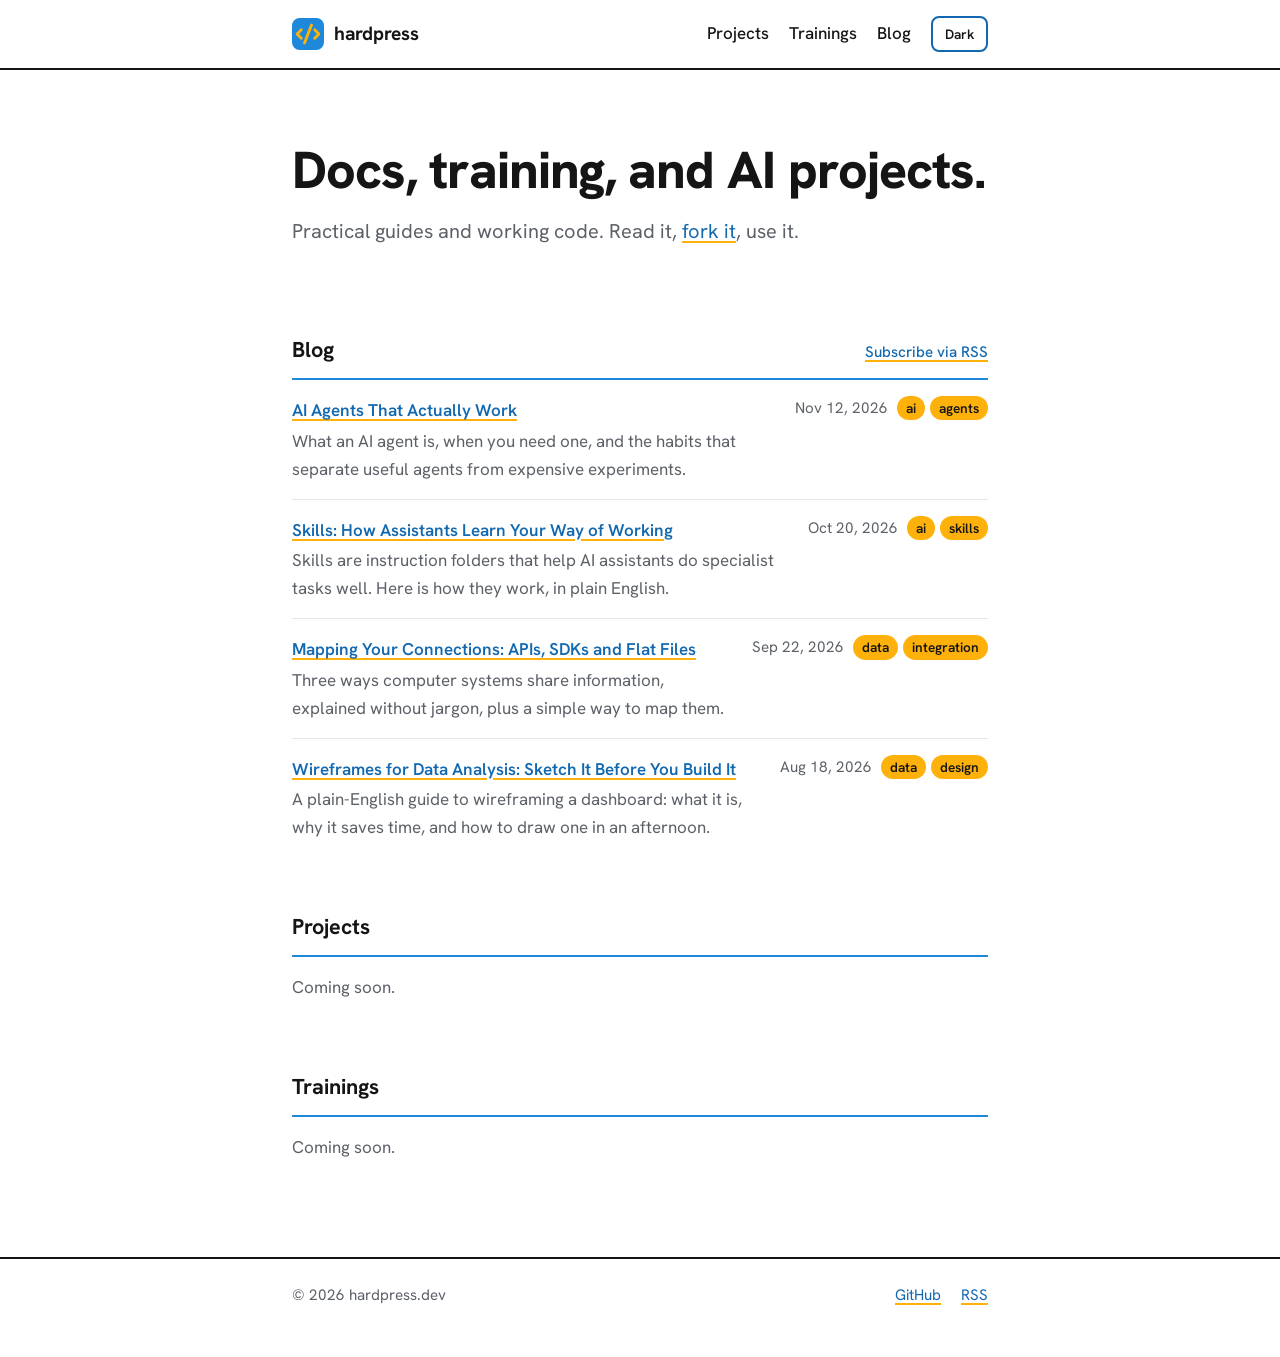
<file: index.html>
<!doctype html>
<html lang="en"><head>
<meta charset="utf-8">
<meta name="viewport" content="width=device-width,initial-scale=1">
<title>hardpress.dev | Code that enables change.</title>
<meta name="description" content="Practical guides, hands-on training, and open source AI projects from hardpress.dev. Read the docs, follow the blog, and fork the code.">
<link rel="canonical" href="https://hardpress.dev/">
<meta name="robots" content="index,follow,max-image-preview:large">
<meta name="theme-color" content="#ffffff">

<!-- Icons -->
<link rel="icon" href="/images/favicon.ico" sizes="any">
<link rel="icon" type="image/png" sizes="32x32" href="/images/favicon-32x32.png">
<link rel="icon" type="image/svg+xml" href="/images/favicon.svg">
<link rel="apple-touch-icon" sizes="180x180" href="/images/apple-touch-icon.png">
<link rel="manifest" href="/site.webmanifest">

<!-- Open Graph -->
<meta property="og:type" content="website">
<meta property="og:site_name" content="hardpress.dev">
<meta property="og:locale" content="en_US">
<meta property="og:title" content="hardpress.dev | Code that enables change.">
<meta property="og:description" content="Practical guides, hands-on training, and open source AI projects from hardpress.dev. Read the docs, follow the blog, and fork the code.">
<meta property="og:url" content="https://hardpress.dev/">
<meta property="og:image" content="https://hardpress.dev/images/og-image.png">
<meta property="og:image:width" content="1200">
<meta property="og:image:height" content="630">
<meta property="og:image:alt" content="hardpress.dev logo with the tagline: Code, trainings, and projects, published in the open.">

<!-- Twitter / X -->
<meta name="twitter:card" content="summary_large_image">
<meta name="twitter:title" content="hardpress.dev | Code that enables change.">
<meta name="twitter:description" content="Practical guides, hands-on training, and open source AI projects from hardpress.dev. Read the docs, follow the blog, and fork the code.">
<meta name="twitter:image" content="https://hardpress.dev/images/og-image.png">
<meta name="twitter:image:alt" content="hardpress.dev logo with the tagline: Code, trainings, and projects, published in the open.">

<!-- Feed + fonts + styles -->
<link rel="alternate" type="application/rss+xml" title="hardpress.dev" href="/feed.xml">
<link rel="preconnect" href="https://fonts.googleapis.com">
<link rel="preconnect" href="https://fonts.gstatic.com" crossorigin>
<link href="https://fonts.googleapis.com/css2?family=Hanken+Grotesk:wght@400;500;600;700;800&display=swap" rel="stylesheet">
<script>try{if(localStorage.getItem('theme')==='dark')document.documentElement.setAttribute('data-theme','dark')}catch(e){}</script>
<link rel="stylesheet" href="/style.css">

<script type="application/ld+json">
{
  "@context": "https://schema.org",
  "@type": "WebSite",
  "name": "hardpress.dev",
  "url": "https://hardpress.dev/",
  "description": "Practical guides, hands-on training, and open source AI projects from hardpress.dev. Read the docs, follow the blog, and fork the code.",
  "inLanguage": "en",
  "publisher": {
    "@type": "Organization",
    "name": "hardpress.dev",
    "url": "https://hardpress.dev/",
    "logo": "https://hardpress.dev/images/icon-512.png"
  }
}
</script>
</head>
<body><header><div class="wrap"><a class="brand" href="/"><svg viewBox="0 0 100 100" aria-hidden="true"><rect width="100" height="100" rx="24" fill="#1e88db"/><g fill="none" stroke="#fdb10a" stroke-width="9" stroke-linecap="round" stroke-linejoin="round"><polyline points="29,37 16,50 29,63"/><line x1="61" y1="22" x2="39" y2="78"/><polyline points="71,37 84,50 71,63"/></g></svg> hardpress</a><nav aria-label="Main"><a href="/#projects">Projects</a><a href="/#trainings">Trainings</a><a href="/#blog">Blog</a><button class="btn btn-sm theme-toggle" type="button">Dark</button></nav></div></header>
<main class="wrap">
<div class="hero"><h1>Docs, training, and AI projects.</h1>
<p class="lede">Practical guides and working code. Read it, <a href="https://github.com/hardpress-dev/main/fork" target="_blank" rel="noopener">fork it</a>, use it.</p></div>

<section id="blog"><h2>Blog <a href="/feed.xml">Subscribe via RSS</a></h2>
<ul class="list">
<li data-tags="ai agents"><span class="title"><a href="/blog/agents-that-work.html">AI Agents That Actually Work</a></span><span class="meta">Nov 12, 2026 <span class="tag">ai</span><span class="tag">agents</span></span><p class="desc">What an AI agent is, when you need one, and the habits that separate useful agents from expensive experiments.</p></li>
<li data-tags="skills"><span class="title"><a href="/blog/how-ai-skills-make-llms-smarter.html">Skills: How Assistants Learn Your Way of Working</a></span><span class="meta">Oct 20, 2026 <span class="tag">ai</span><span class="tag">skills</span></span><p class="desc">Skills are instruction folders that help AI assistants do specialist tasks well. Here is how they work, in plain English.</p></li>
<li data-tags="data integration"><span class="title"><a href="/blog/mapping-connections-apis-sdks-flat-files.html">Mapping Your Connections: APIs, SDKs and Flat Files</a></span><span class="meta">Sep 22, 2026 <span class="tag">data</span><span class="tag">integration</span></span><p class="desc">Three ways computer systems share information, explained without jargon, plus a simple way to map them.</p></li>
<li data-tags="data design"><span class="title"><a href="/blog/wireframe-development-for-data-analysis.html">Wireframes for Data Analysis: Sketch It Before You Build It</a></span><span class="meta">Aug 18, 2026 <span class="tag">data</span><span class="tag">design</span></span><p class="desc">A plain-English guide to wireframing a dashboard: what it is, why it saves time, and how to draw one in an afternoon.</p></li>
</ul></section>

<section id="projects"><h2>Projects</h2>
<ul class="list" data-tag-list="project">
<li><p class="desc">Coming soon.</p></li>
</ul></section>

<section id="trainings"><h2>Trainings</h2>
<ul class="list" data-tag-list="trainings">
<li><p class="desc">Coming soon.</p></li>
</ul></section>

<!--
<section id="docs"><h2>Docs</h2>
<ul class="list">
<li><span class="title"><a href="#">Getting started</a></span><span class="meta">Guide</span><p class="desc">Point this at a /docs folder, or at a docs site such as MkDocs.</p></li>
</ul></section>
-->
</main>
<footer><div class="wrap"><span>© 2026 hardpress.dev</span><span class="foot-links"><a href="https://github.com/hardpress-dev/main" target="_blank" rel="noopener">GitHub</a><a href="/feed.xml">RSS</a></span></div></footer><script>(function(){var src=document.querySelectorAll('#blog [data-tags]');document.querySelectorAll('[data-tag-list]').forEach(function(ul){var t=' '+ul.getAttribute('data-tag-list')+' ',m=[];src.forEach(function(li){if((' '+li.getAttribute('data-tags')+' ').indexOf(t)>-1)m.push(li.cloneNode(true))});if(m.length){ul.innerHTML='';m.forEach(function(li){ul.appendChild(li)})}})})();</script><script src="/site.js" defer></script></body></html>
</file>
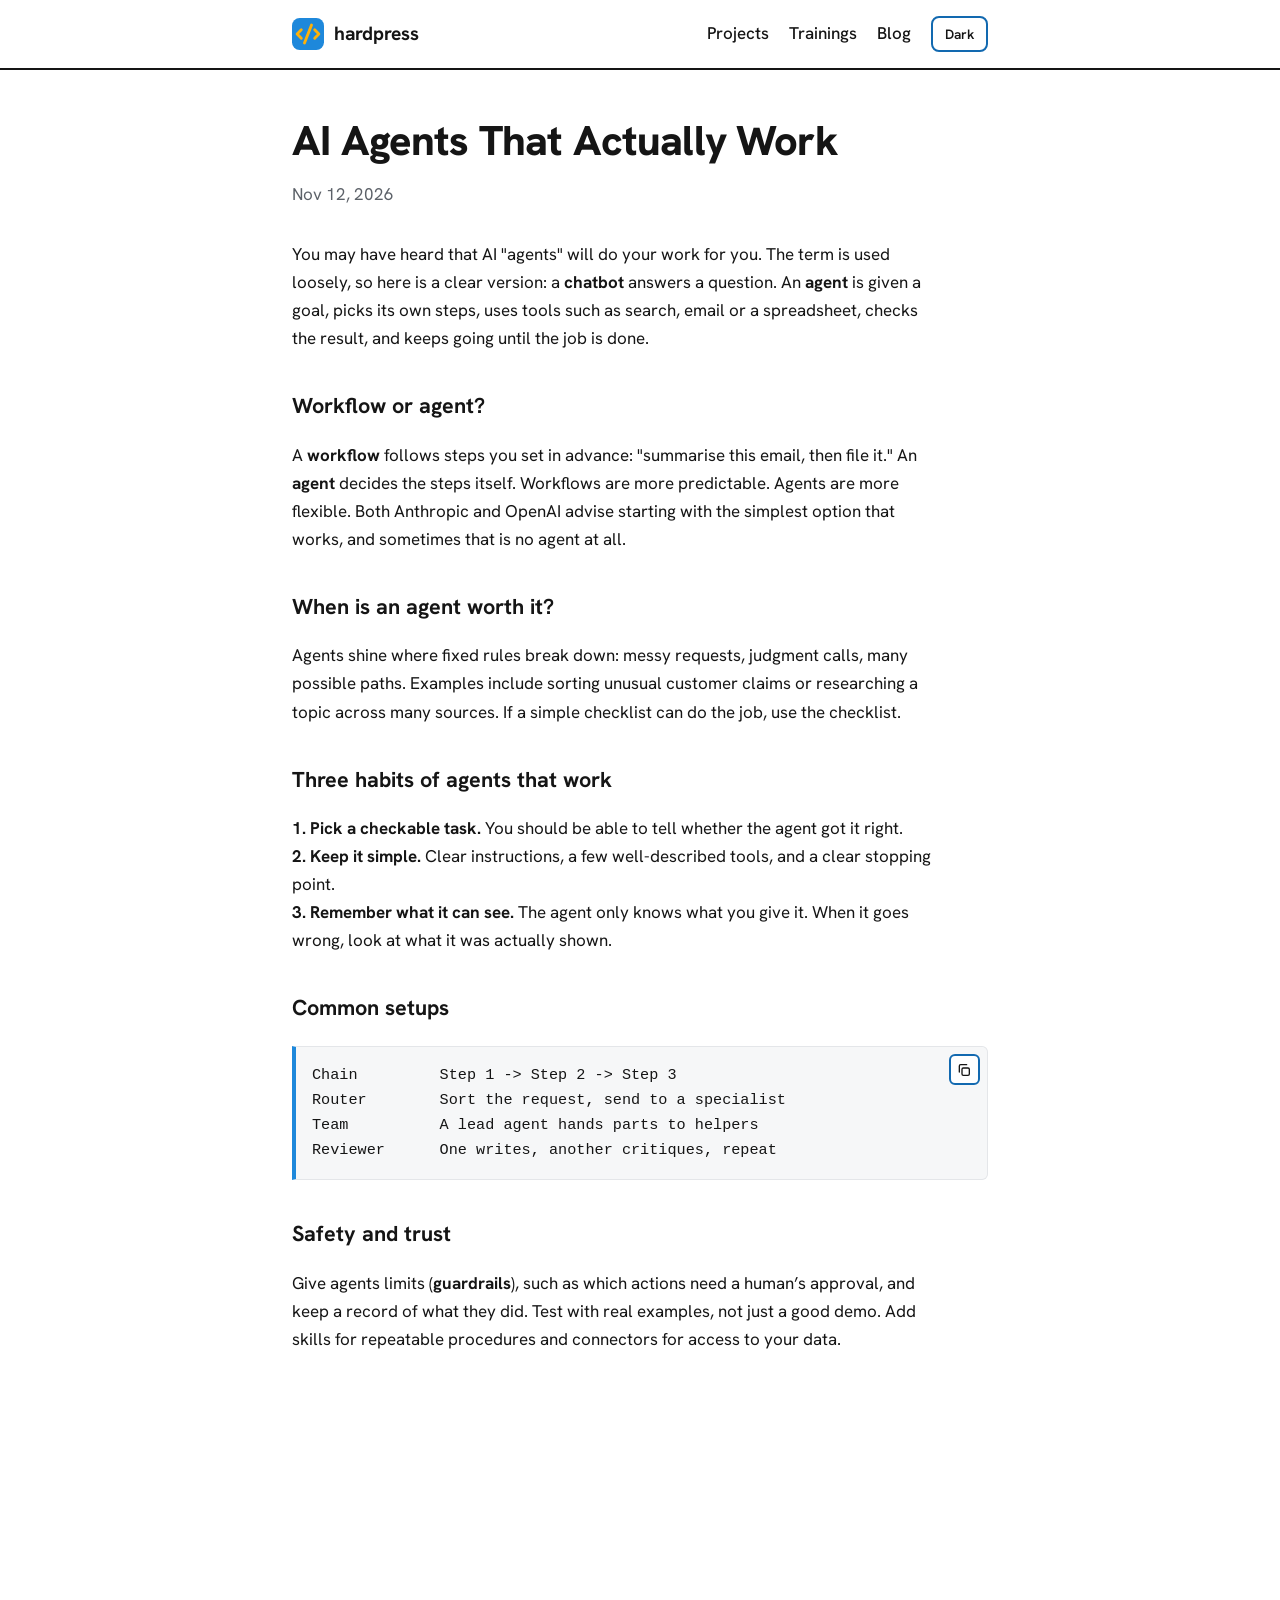
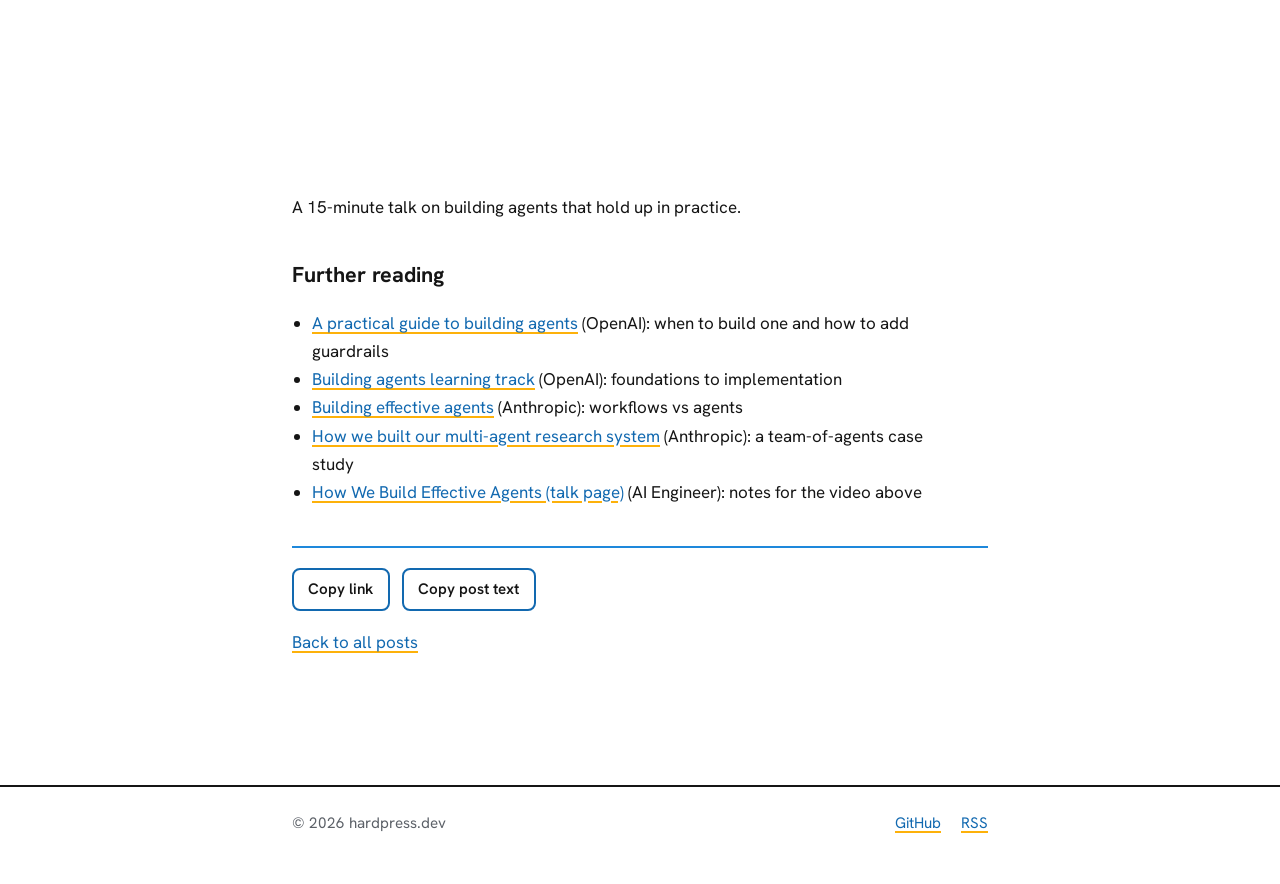
<file: blog/agents-that-work.html>
<!doctype html>
<html lang="en"><head>
<meta charset="utf-8">
<meta name="viewport" content="width=device-width,initial-scale=1">
<title>AI Agents That Actually Work | hardpress.dev</title>
<meta name="description" content="What an AI agent is, when you need one, and the habits that separate useful agents from expensive experiments.">
<link rel="canonical" href="https://hardpress.dev/blog/agents-that-work.html">
<meta name="robots" content="index,follow,max-image-preview:large">
<meta name="theme-color" content="#ffffff">

<!-- Icons -->
<link rel="icon" href="/images/favicon.ico" sizes="any">
<link rel="icon" type="image/png" sizes="32x32" href="/images/favicon-32x32.png">
<link rel="icon" type="image/svg+xml" href="/images/favicon.svg">
<link rel="apple-touch-icon" sizes="180x180" href="/images/apple-touch-icon.png">
<link rel="manifest" href="/site.webmanifest">

<!-- Open Graph -->
<meta property="og:type" content="article">
<meta property="article:published_time" content="2026-11-12">
<meta property="article:tag" content="ai">
<meta property="article:tag" content="agents">
<meta property="og:site_name" content="hardpress.dev">
<meta property="og:locale" content="en_US">
<meta property="og:title" content="AI Agents That Actually Work | hardpress.dev">
<meta property="og:description" content="What an AI agent is, when you need one, and the habits that separate useful agents from expensive experiments.">
<meta property="og:url" content="https://hardpress.dev/blog/agents-that-work.html">
<meta property="og:image" content="https://hardpress.dev/images/og-image.png">
<meta property="og:image:width" content="1200">
<meta property="og:image:height" content="630">
<meta property="og:image:alt" content="hardpress.dev logo with the tagline: Code, trainings, and projects, published in the open.">

<!-- Twitter / X -->
<meta name="twitter:card" content="summary_large_image">
<meta name="twitter:title" content="AI Agents That Actually Work | hardpress.dev">
<meta name="twitter:description" content="What an AI agent is, when you need one, and the habits that separate useful agents from expensive experiments.">
<meta name="twitter:image" content="https://hardpress.dev/images/og-image.png">
<meta name="twitter:image:alt" content="hardpress.dev logo with the tagline: Code, trainings, and projects, published in the open.">

<!-- Feed + fonts + styles -->
<link rel="alternate" type="application/rss+xml" title="hardpress.dev" href="/feed.xml">
<link rel="preconnect" href="https://fonts.googleapis.com">
<link rel="preconnect" href="https://fonts.gstatic.com" crossorigin>
<link href="https://fonts.googleapis.com/css2?family=Hanken+Grotesk:wght@400;500;600;700;800&display=swap" rel="stylesheet">
<script>try{if(localStorage.getItem('theme')==='dark')document.documentElement.setAttribute('data-theme','dark')}catch(e){}</script>
<link rel="stylesheet" href="/style.css">

<script type="application/ld+json">
{
  "@context": "https://schema.org",
  "@type": "BlogPosting",
  "headline": "AI Agents That Actually Work",
  "description": "What an AI agent is, when you need one, and the habits that separate useful agents from expensive experiments.",
  "datePublished": "2026-11-12",
  "keywords": "ai, agents",
  "mainEntityOfPage": "https://hardpress.dev/blog/agents-that-work.html",
  "image": "https://hardpress.dev/images/og-image.png",
  "publisher": {
    "@type": "Organization",
    "name": "hardpress.dev",
    "logo": {
      "@type": "ImageObject",
      "url": "https://hardpress.dev/images/icon-512.png"
    }
  }
}
</script>
</head>
<body><header><div class="wrap"><a class="brand" href="/"><svg viewBox="0 0 100 100" aria-hidden="true"><rect width="100" height="100" rx="24" fill="#1e88db"/><g fill="none" stroke="#fdb10a" stroke-width="9" stroke-linecap="round" stroke-linejoin="round"><polyline points="29,37 16,50 29,63"/><line x1="61" y1="22" x2="39" y2="78"/><polyline points="71,37 84,50 71,63"/></g></svg> hardpress</a><nav aria-label="Main"><a href="/#projects">Projects</a><a href="/#trainings">Trainings</a><a href="/#blog">Blog</a><button class="btn btn-sm theme-toggle" type="button">Dark</button></nav></div></header>
<main class="wrap"><article>
<h1>AI Agents That Actually Work</h1>
<p class="meta">Nov 12, 2026</p>
<p>You may have heard that AI "agents" will do your work for you. The term is used loosely, so here is a clear version: a <strong>chatbot</strong> answers a question. An <strong>agent</strong> is given a goal, picks its own steps, uses tools such as search, email or a spreadsheet, checks the result, and keeps going until the job is done.</p>
<h2>Workflow or agent?</h2>
<p>A <strong>workflow</strong> follows steps you set in advance: "summarise this email, then file it." An <strong>agent</strong> decides the steps itself. Workflows are more predictable. Agents are more flexible. Both Anthropic and OpenAI advise starting with the simplest option that works, and sometimes that is no agent at all.</p>
<h2>When is an agent worth it?</h2>
<p>Agents shine where fixed rules break down: messy requests, judgment calls, many possible paths. Examples include sorting unusual customer claims or researching a topic across many sources. If a simple checklist can do the job, use the checklist.</p>
<h2>Three habits of agents that work</h2>
<p><strong>1. Pick a checkable task.</strong> You should be able to tell whether the agent got it right.<br>
<strong>2. Keep it simple.</strong> Clear instructions, a few well-described tools, and a clear stopping point.<br>
<strong>3. Remember what it can see.</strong> The agent only knows what you give it. When it goes wrong, look at what it was actually shown.</p>
<h2>Common setups</h2>
<pre><code>Chain         Step 1 -&gt; Step 2 -&gt; Step 3
Router        Sort the request, send to a specialist
Team          A lead agent hands parts to helpers
Reviewer      One writes, another critiques, repeat</code></pre>
<h2>Safety and trust</h2>
<p>Give agents limits (<strong>guardrails</strong>), such as which actions need a human’s approval, and keep a record of what they did. Test with real examples, not just a good demo. Add skills for repeatable procedures and connectors for access to your data.</p>
<div class="video"><iframe width="100%" height="100%" src="https://www.youtube-nocookie.com/embed/D7_ipDqhtwk" title="How We Build Effective Agents: Barry Zhang, Anthropic" loading="lazy" allowfullscreen></iframe></div><p>A 15-minute talk on building agents that hold up in practice.</p>
<h2>Further reading</h2>
<ul><li><a href="https://openai.com/business/guides-and-resources/a-practical-guide-to-building-ai-agents/" rel="noopener">A practical guide to building agents</a> (OpenAI): when to build one and how to add guardrails</li><li><a href="https://developers.openai.com/tracks/building-agents" rel="noopener">Building agents learning track</a> (OpenAI): foundations to implementation</li><li><a href="https://www.anthropic.com/research/building-effective-agents" rel="noopener">Building effective agents</a> (Anthropic): workflows vs agents</li><li><a href="https://www.anthropic.com/engineering/multi-agent-research-system" rel="noopener">How we built our multi-agent research system</a> (Anthropic): a team-of-agents case study</li><li><a href="https://ai.engineer/talks/D7_ipDqhtwk-effective-ai-agents" rel="noopener">How We Build Effective Agents (talk page)</a> (AI Engineer): notes for the video above</li></ul>
<div class="share">
<button class="btn" type="button" data-copy="link">Copy link</button>
<button class="btn" type="button" data-copy="text">Copy post text</button>
<span class="share-status" role="status" aria-live="polite"></span>
</div>
<p class="back"><a href="/#blog">Back to all posts</a></p>
</article></main>
<footer><div class="wrap"><span>© 2026 hardpress.dev</span><span class="foot-links"><a href="https://github.com/hardpress-dev/main" target="_blank" rel="noopener">GitHub</a><a href="/feed.xml">RSS</a></span></div></footer><script src="/site.js" defer></script></body></html>
</file>
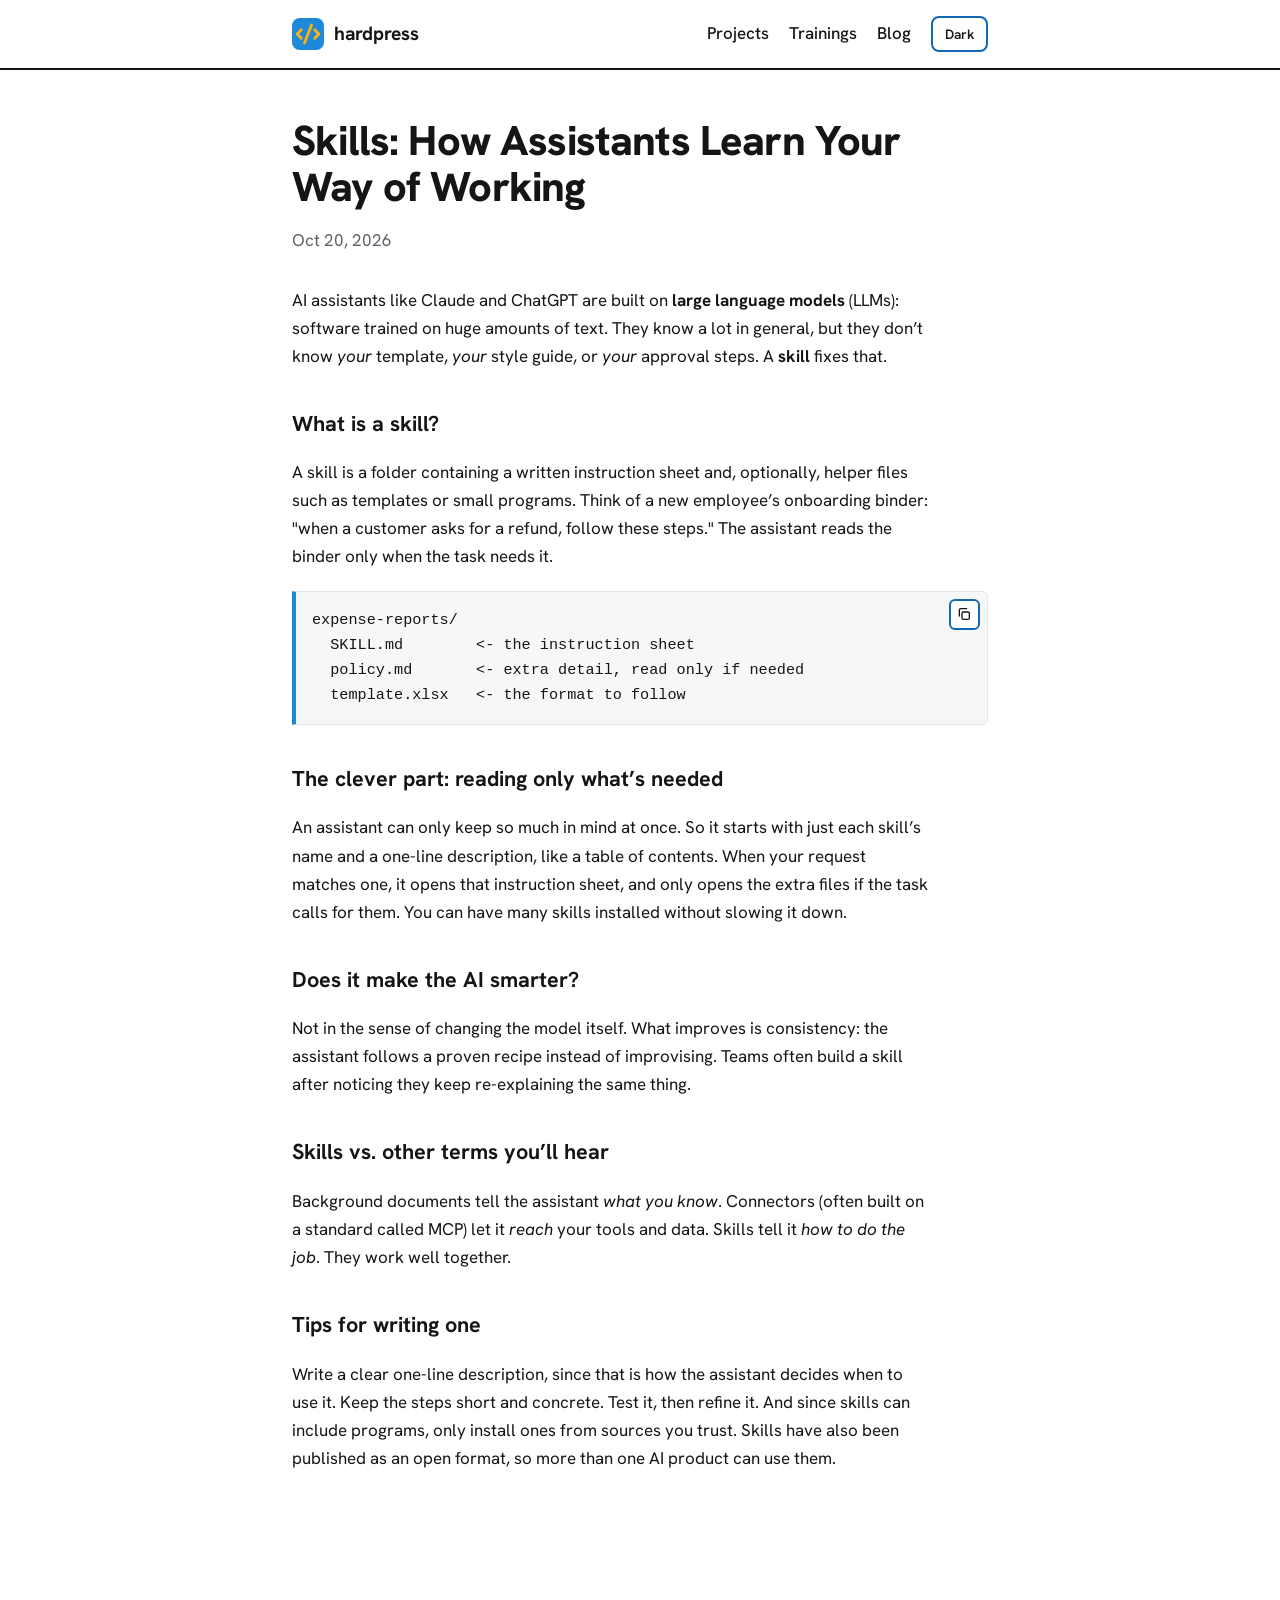
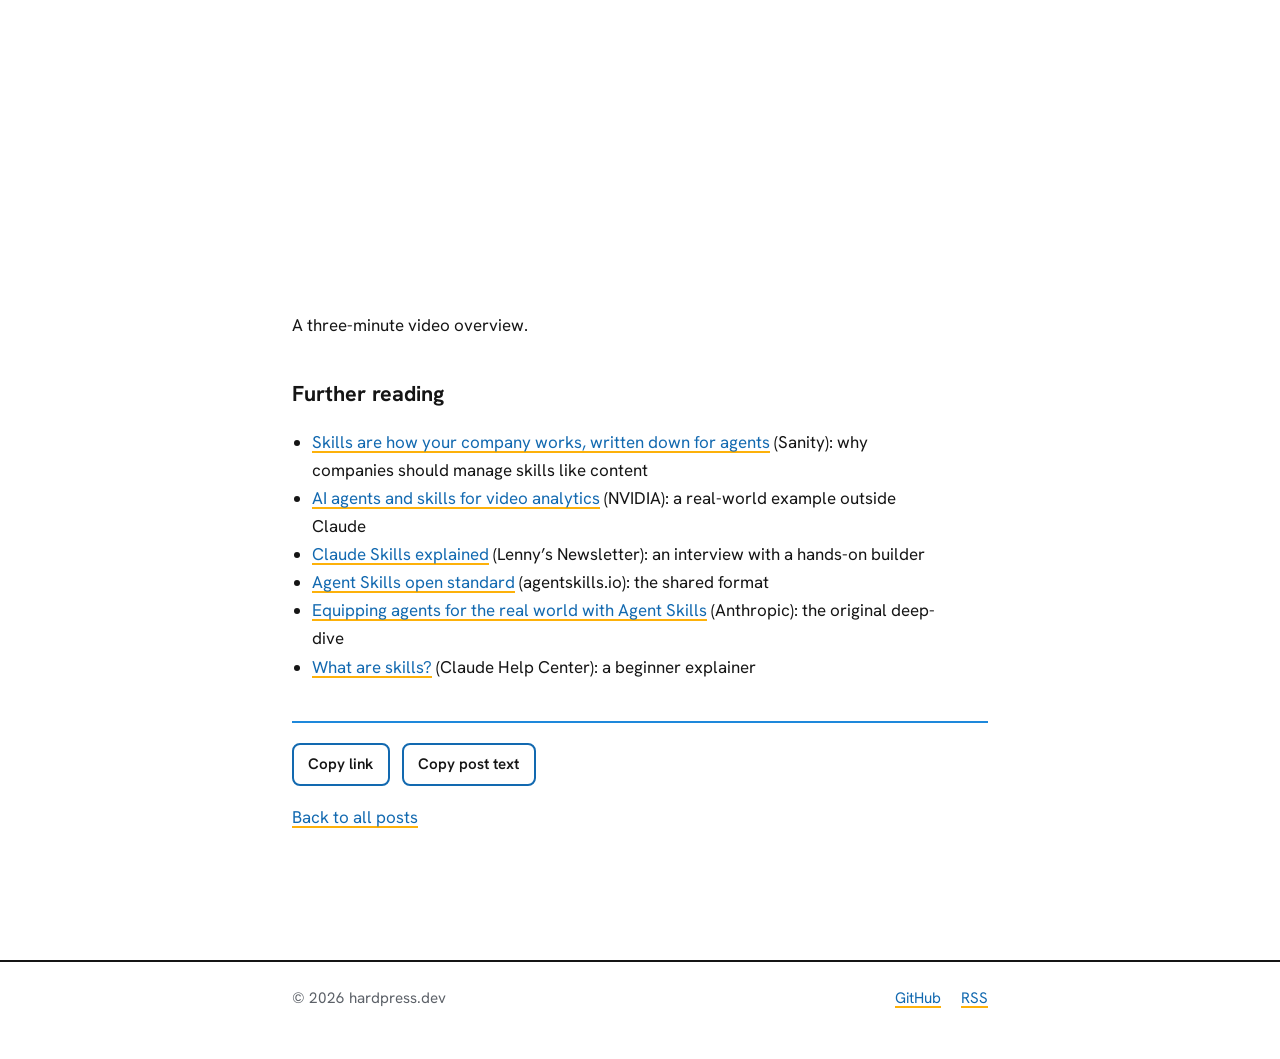
<file: blog/how-ai-skills-make-llms-smarter.html>
<!doctype html>
<html lang="en"><head>
<meta charset="utf-8">
<meta name="viewport" content="width=device-width,initial-scale=1">
<title>Skills: How Assistants Learn Your Way of Working | hardpress.dev</title>
<meta name="description" content="Skills are instruction folders that help AI assistants do specialist tasks well. Here is how they work, in plain English.">
<link rel="canonical" href="https://hardpress.dev/blog/how-ai-skills-make-llms-smarter.html">
<meta name="robots" content="index,follow,max-image-preview:large">
<meta name="theme-color" content="#ffffff">

<!-- Icons -->
<link rel="icon" href="/images/favicon.ico" sizes="any">
<link rel="icon" type="image/png" sizes="32x32" href="/images/favicon-32x32.png">
<link rel="icon" type="image/svg+xml" href="/images/favicon.svg">
<link rel="apple-touch-icon" sizes="180x180" href="/images/apple-touch-icon.png">
<link rel="manifest" href="/site.webmanifest">

<!-- Open Graph -->
<meta property="og:type" content="article">
<meta property="article:published_time" content="2026-10-20">
<meta property="article:tag" content="ai">
<meta property="article:tag" content="skills">
<meta property="og:site_name" content="hardpress.dev">
<meta property="og:locale" content="en_US">
<meta property="og:title" content="Skills: How Assistants Learn Your Way of Working | hardpress.dev">
<meta property="og:description" content="Skills are instruction folders that help AI assistants do specialist tasks well. Here is how they work, in plain English.">
<meta property="og:url" content="https://hardpress.dev/blog/how-ai-skills-make-llms-smarter.html">
<meta property="og:image" content="https://hardpress.dev/images/og-image.png">
<meta property="og:image:width" content="1200">
<meta property="og:image:height" content="630">
<meta property="og:image:alt" content="hardpress.dev logo with the tagline: Code, trainings, and projects, published in the open.">

<!-- Twitter / X -->
<meta name="twitter:card" content="summary_large_image">
<meta name="twitter:title" content="Skills: How Assistants Learn Your Way of Working | hardpress.dev">
<meta name="twitter:description" content="Skills are instruction folders that help AI assistants do specialist tasks well. Here is how they work, in plain English.">
<meta name="twitter:image" content="https://hardpress.dev/images/og-image.png">
<meta name="twitter:image:alt" content="hardpress.dev logo with the tagline: Code, trainings, and projects, published in the open.">

<!-- Feed + fonts + styles -->
<link rel="alternate" type="application/rss+xml" title="hardpress.dev" href="/feed.xml">
<link rel="preconnect" href="https://fonts.googleapis.com">
<link rel="preconnect" href="https://fonts.gstatic.com" crossorigin>
<link href="https://fonts.googleapis.com/css2?family=Hanken+Grotesk:wght@400;500;600;700;800&display=swap" rel="stylesheet">
<script>try{if(localStorage.getItem('theme')==='dark')document.documentElement.setAttribute('data-theme','dark')}catch(e){}</script>
<link rel="stylesheet" href="/style.css">

<script type="application/ld+json">
{
  "@context": "https://schema.org",
  "@type": "BlogPosting",
  "headline": "Skills: How Assistants Learn Your Way of Working",
  "description": "Skills are instruction folders that help AI assistants do specialist tasks well. Here is how they work, in plain English.",
  "datePublished": "2026-10-20",
  "keywords": "ai, skills",
  "mainEntityOfPage": "https://hardpress.dev/blog/how-ai-skills-make-llms-smarter.html",
  "image": "https://hardpress.dev/images/og-image.png",
  "publisher": {
    "@type": "Organization",
    "name": "hardpress.dev",
    "logo": {
      "@type": "ImageObject",
      "url": "https://hardpress.dev/images/icon-512.png"
    }
  }
}
</script>
</head>
<body><header><div class="wrap"><a class="brand" href="/"><svg viewBox="0 0 100 100" aria-hidden="true"><rect width="100" height="100" rx="24" fill="#1e88db"/><g fill="none" stroke="#fdb10a" stroke-width="9" stroke-linecap="round" stroke-linejoin="round"><polyline points="29,37 16,50 29,63"/><line x1="61" y1="22" x2="39" y2="78"/><polyline points="71,37 84,50 71,63"/></g></svg> hardpress</a><nav aria-label="Main"><a href="/#projects">Projects</a><a href="/#trainings">Trainings</a><a href="/#blog">Blog</a><button class="btn btn-sm theme-toggle" type="button">Dark</button></nav></div></header>
<main class="wrap"><article>
<h1>Skills: How Assistants Learn Your Way of Working</h1>
<p class="meta">Oct 20, 2026</p>
<p>AI assistants like Claude and ChatGPT are built on <strong>large language models</strong> (LLMs): software trained on huge amounts of text. They know a lot in general, but they don’t know <em>your</em> template, <em>your</em> style guide, or <em>your</em> approval steps. A <strong>skill</strong> fixes that.</p>
<h2>What is a skill?</h2>
<p>A skill is a folder containing a written instruction sheet and, optionally, helper files such as templates or small programs. Think of a new employee’s onboarding binder: "when a customer asks for a refund, follow these steps." The assistant reads the binder only when the task needs it.</p>
<pre><code>expense-reports/
  SKILL.md        &lt;- the instruction sheet
  policy.md       &lt;- extra detail, read only if needed
  template.xlsx   &lt;- the format to follow</code></pre>
<h2>The clever part: reading only what’s needed</h2>
<p>An assistant can only keep so much in mind at once. So it starts with just each skill’s name and a one-line description, like a table of contents. When your request matches one, it opens that instruction sheet, and only opens the extra files if the task calls for them. You can have many skills installed without slowing it down.</p>
<h2>Does it make the AI smarter?</h2>
<p>Not in the sense of changing the model itself. What improves is consistency: the assistant follows a proven recipe instead of improvising. Teams often build a skill after noticing they keep re-explaining the same thing.</p>
<h2>Skills vs. other terms you’ll hear</h2>
<p>Background documents tell the assistant <em>what you know</em>. Connectors (often built on a standard called MCP) let it <em>reach</em> your tools and data. Skills tell it <em>how to do the job</em>. They work well together.</p>
<h2>Tips for writing one</h2>
<p>Write a clear one-line description, since that is how the assistant decides when to use it. Keep the steps short and concrete. Test it, then refine it. And since skills can include programs, only install ones from sources you trust. Skills have also been published as an open format, so more than one AI product can use them.</p>
<div class="video"><iframe width="100%" height="100%" src="https://www.youtube-nocookie.com/embed/fOxC44g8vig" title="Claude Agent Skills Explained" loading="lazy" allowfullscreen></iframe></div><p>A three-minute video overview.</p>
<h2>Further reading</h2>
<ul><li><a href="https://www.sanity.io/blog/skills-are-how-your-company-works" rel="noopener">Skills are how your company works, written down for agents</a> (Sanity): why companies should manage skills like content</li><li><a href="https://developer.nvidia.com/blog/transform-video-into-instantly-searchable-actionable-intelligence-with-ai-agents-and-skills/" rel="noopener">AI agents and skills for video analytics</a> (NVIDIA): a real-world example outside Claude</li><li><a href="https://www.lennysnewsletter.com/p/claude-skills-explained" rel="noopener">Claude Skills explained</a> (Lenny’s Newsletter): an interview with a hands-on builder</li><li><a href="https://agentskills.io" rel="noopener">Agent Skills open standard</a> (agentskills.io): the shared format</li><li><a href="https://www.anthropic.com/engineering/equipping-agents-for-the-real-world-with-agent-skills" rel="noopener">Equipping agents for the real world with Agent Skills</a> (Anthropic): the original deep-dive</li><li><a href="https://support.claude.com/en/articles/12512176-what-are-skills" rel="noopener">What are skills?</a> (Claude Help Center): a beginner explainer</li></ul>
<div class="share">
<button class="btn" type="button" data-copy="link">Copy link</button>
<button class="btn" type="button" data-copy="text">Copy post text</button>
<span class="share-status" role="status" aria-live="polite"></span>
</div>
<p class="back"><a href="/#blog">Back to all posts</a></p>
</article></main>
<footer><div class="wrap"><span>© 2026 hardpress.dev</span><span class="foot-links"><a href="https://github.com/hardpress-dev/main" target="_blank" rel="noopener">GitHub</a><a href="/feed.xml">RSS</a></span></div></footer><script src="/site.js" defer></script></body></html>
</file>
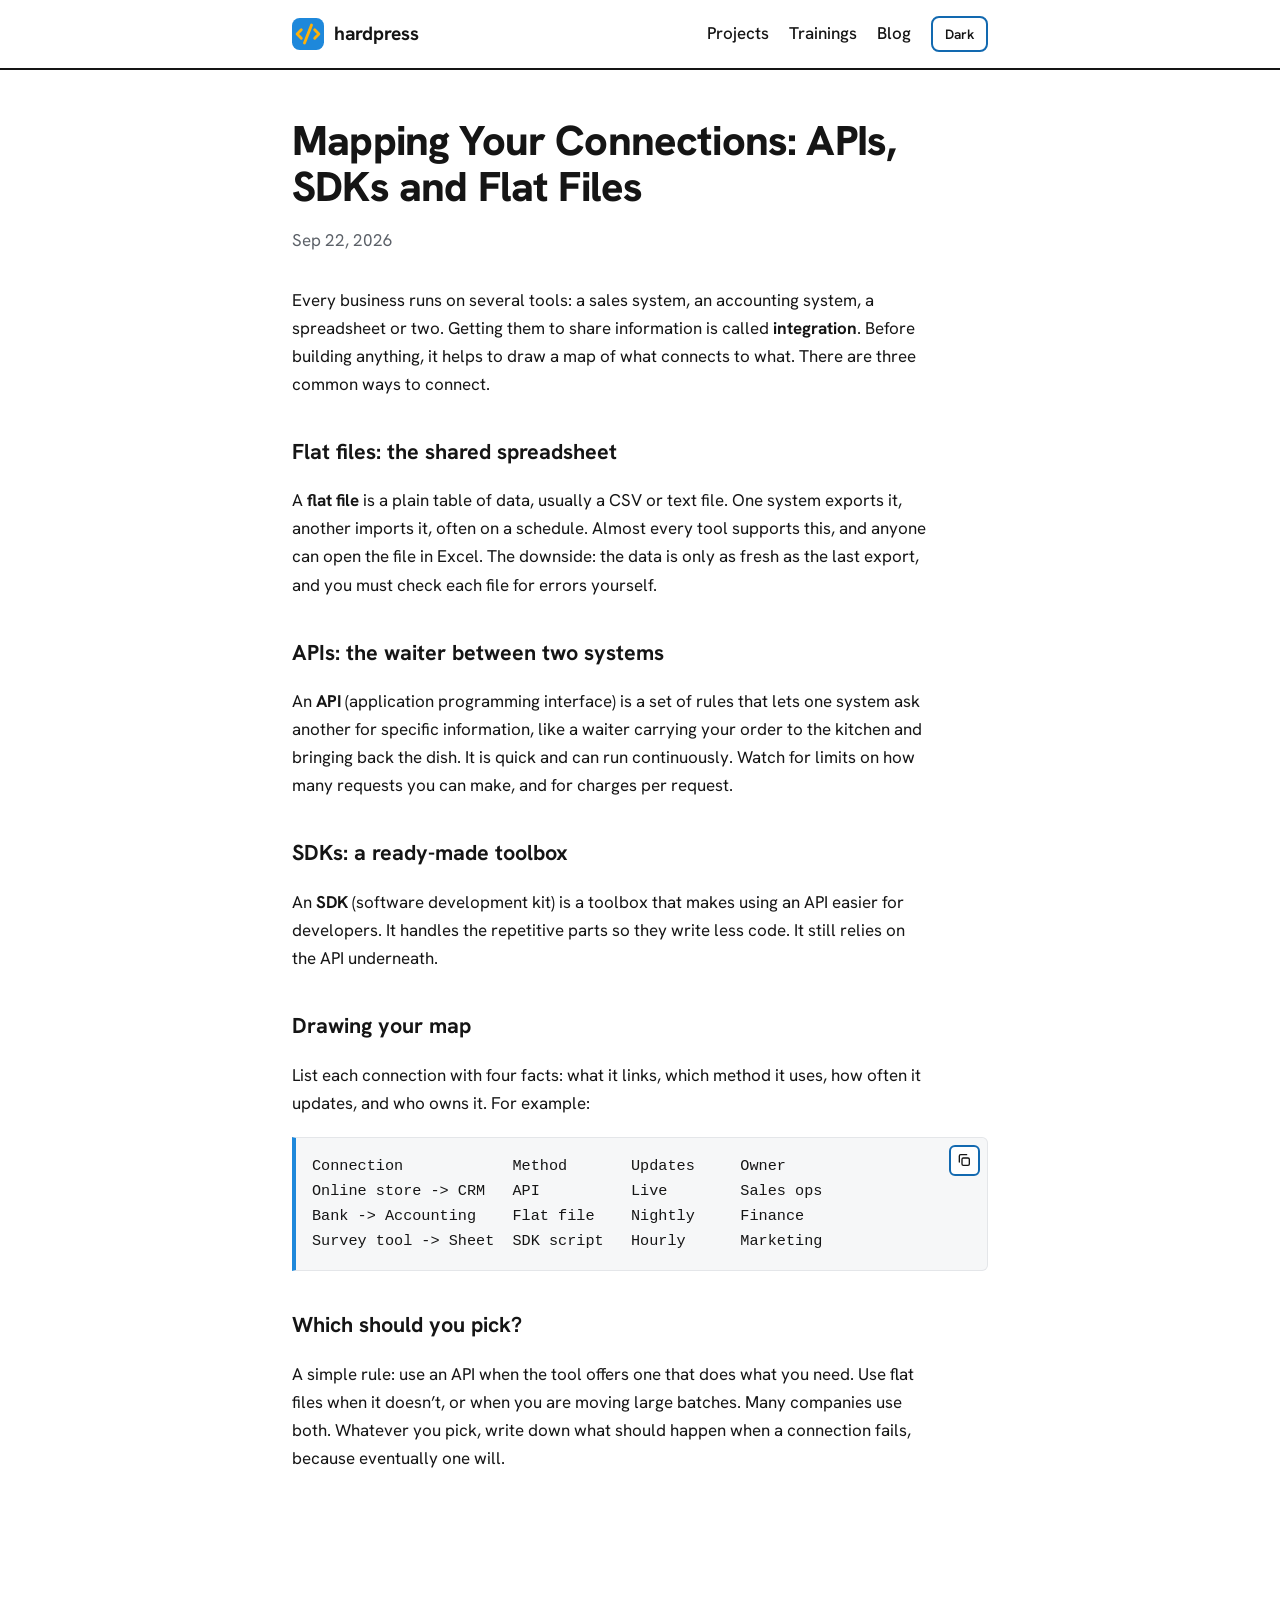
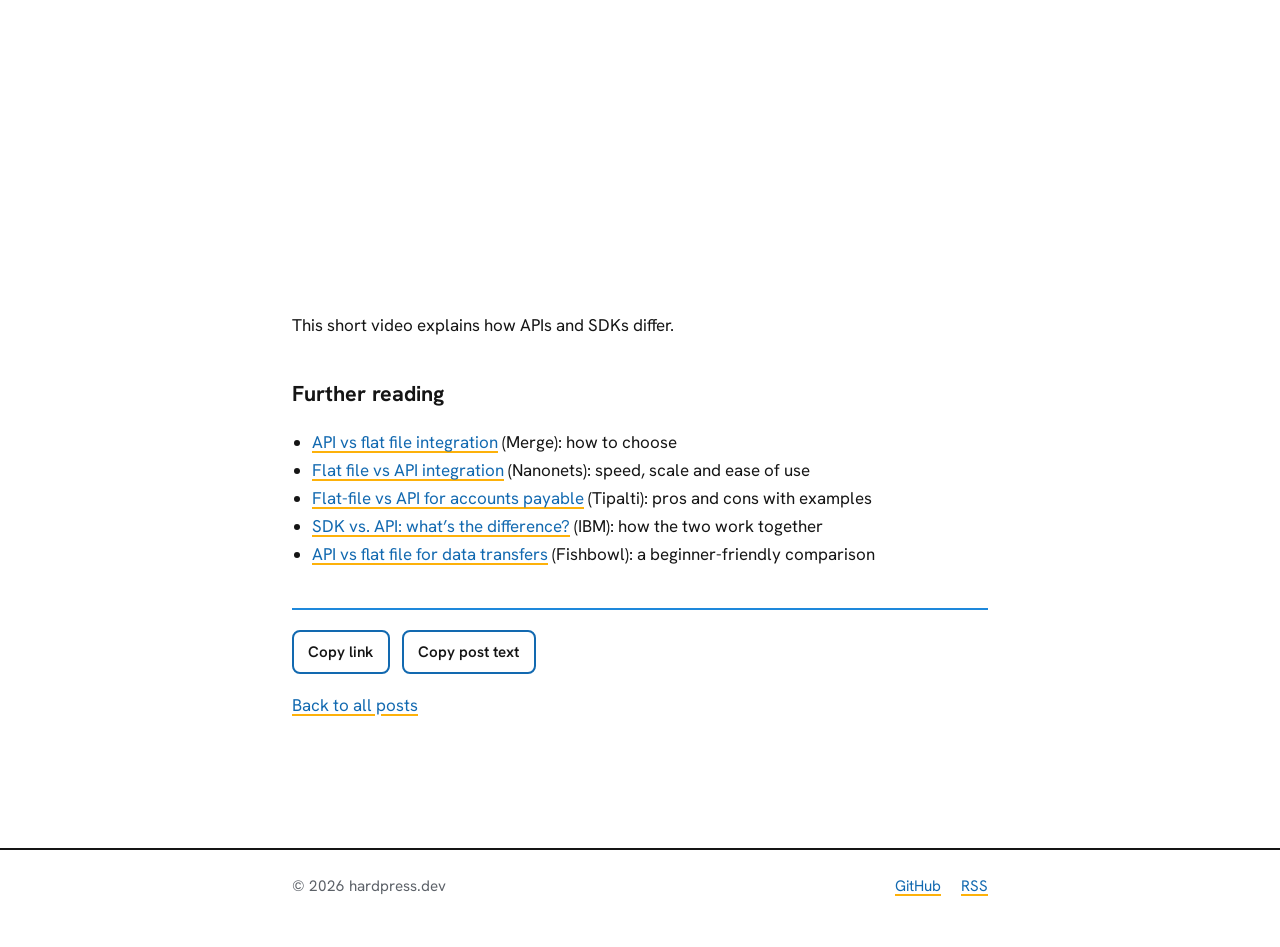
<file: blog/mapping-connections-apis-sdks-flat-files.html>
<!doctype html>
<html lang="en"><head>
<meta charset="utf-8">
<meta name="viewport" content="width=device-width,initial-scale=1">
<title>Mapping Your Connections: APIs, SDKs and Flat Files | hardpress.dev</title>
<meta name="description" content="Three ways computer systems share information, explained without jargon, plus a simple way to map them.">
<link rel="canonical" href="https://hardpress.dev/blog/mapping-connections-apis-sdks-flat-files.html">
<meta name="robots" content="index,follow,max-image-preview:large">
<meta name="theme-color" content="#ffffff">

<!-- Icons -->
<link rel="icon" href="/images/favicon.ico" sizes="any">
<link rel="icon" type="image/png" sizes="32x32" href="/images/favicon-32x32.png">
<link rel="icon" type="image/svg+xml" href="/images/favicon.svg">
<link rel="apple-touch-icon" sizes="180x180" href="/images/apple-touch-icon.png">
<link rel="manifest" href="/site.webmanifest">

<!-- Open Graph -->
<meta property="og:type" content="article">
<meta property="article:published_time" content="2026-09-22">
<meta property="article:tag" content="data">
<meta property="article:tag" content="integration">
<meta property="og:site_name" content="hardpress.dev">
<meta property="og:locale" content="en_US">
<meta property="og:title" content="Mapping Your Connections: APIs, SDKs and Flat Files | hardpress.dev">
<meta property="og:description" content="Three ways computer systems share information, explained without jargon, plus a simple way to map them.">
<meta property="og:url" content="https://hardpress.dev/blog/mapping-connections-apis-sdks-flat-files.html">
<meta property="og:image" content="https://hardpress.dev/images/og-image.png">
<meta property="og:image:width" content="1200">
<meta property="og:image:height" content="630">
<meta property="og:image:alt" content="hardpress.dev logo with the tagline: Code, trainings, and projects, published in the open.">

<!-- Twitter / X -->
<meta name="twitter:card" content="summary_large_image">
<meta name="twitter:title" content="Mapping Your Connections: APIs, SDKs and Flat Files | hardpress.dev">
<meta name="twitter:description" content="Three ways computer systems share information, explained without jargon, plus a simple way to map them.">
<meta name="twitter:image" content="https://hardpress.dev/images/og-image.png">
<meta name="twitter:image:alt" content="hardpress.dev logo with the tagline: Code, trainings, and projects, published in the open.">

<!-- Feed + fonts + styles -->
<link rel="alternate" type="application/rss+xml" title="hardpress.dev" href="/feed.xml">
<link rel="preconnect" href="https://fonts.googleapis.com">
<link rel="preconnect" href="https://fonts.gstatic.com" crossorigin>
<link href="https://fonts.googleapis.com/css2?family=Hanken+Grotesk:wght@400;500;600;700;800&display=swap" rel="stylesheet">
<script>try{if(localStorage.getItem('theme')==='dark')document.documentElement.setAttribute('data-theme','dark')}catch(e){}</script>
<link rel="stylesheet" href="/style.css">

<script type="application/ld+json">
{
  "@context": "https://schema.org",
  "@type": "BlogPosting",
  "headline": "Mapping Your Connections: APIs, SDKs and Flat Files",
  "description": "Three ways computer systems share information, explained without jargon, plus a simple way to map them.",
  "datePublished": "2026-09-22",
  "keywords": "data, integration",
  "mainEntityOfPage": "https://hardpress.dev/blog/mapping-connections-apis-sdks-flat-files.html",
  "image": "https://hardpress.dev/images/og-image.png",
  "publisher": {
    "@type": "Organization",
    "name": "hardpress.dev",
    "logo": {
      "@type": "ImageObject",
      "url": "https://hardpress.dev/images/icon-512.png"
    }
  }
}
</script>
</head>
<body><header><div class="wrap"><a class="brand" href="/"><svg viewBox="0 0 100 100" aria-hidden="true"><rect width="100" height="100" rx="24" fill="#1e88db"/><g fill="none" stroke="#fdb10a" stroke-width="9" stroke-linecap="round" stroke-linejoin="round"><polyline points="29,37 16,50 29,63"/><line x1="61" y1="22" x2="39" y2="78"/><polyline points="71,37 84,50 71,63"/></g></svg> hardpress</a><nav aria-label="Main"><a href="/#projects">Projects</a><a href="/#trainings">Trainings</a><a href="/#blog">Blog</a><button class="btn btn-sm theme-toggle" type="button">Dark</button></nav></div></header>
<main class="wrap"><article>
<h1>Mapping Your Connections: APIs, SDKs and Flat Files</h1>
<p class="meta">Sep 22, 2026</p>
<p>Every business runs on several tools: a sales system, an accounting system, a spreadsheet or two. Getting them to share information is called <strong>integration</strong>. Before building anything, it helps to draw a map of what connects to what. There are three common ways to connect.</p>
<h2>Flat files: the shared spreadsheet</h2>
<p>A <strong>flat file</strong> is a plain table of data, usually a CSV or text file. One system exports it, another imports it, often on a schedule. Almost every tool supports this, and anyone can open the file in Excel. The downside: the data is only as fresh as the last export, and you must check each file for errors yourself.</p>
<h2>APIs: the waiter between two systems</h2>
<p>An <strong>API</strong> (application programming interface) is a set of rules that lets one system ask another for specific information, like a waiter carrying your order to the kitchen and bringing back the dish. It is quick and can run continuously. Watch for limits on how many requests you can make, and for charges per request.</p>
<h2>SDKs: a ready-made toolbox</h2>
<p>An <strong>SDK</strong> (software development kit) is a toolbox that makes using an API easier for developers. It handles the repetitive parts so they write less code. It still relies on the API underneath.</p>
<h2>Drawing your map</h2>
<p>List each connection with four facts: what it links, which method it uses, how often it updates, and who owns it. For example:</p>
<pre><code>Connection            Method       Updates     Owner
Online store -&gt; CRM   API          Live        Sales ops
Bank -&gt; Accounting    Flat file    Nightly     Finance
Survey tool -&gt; Sheet  SDK script   Hourly      Marketing</code></pre>
<h2>Which should you pick?</h2>
<p>A simple rule: use an API when the tool offers one that does what you need. Use flat files when it doesn’t, or when you are moving large batches. Many companies use both. Whatever you pick, write down what should happen when a connection fails, because eventually one will.</p>
<div class="video"><iframe width="100%" height="100%" src="https://www.youtube-nocookie.com/embed/GlgWBaEtdeA" title="API vs SDK: the difference" loading="lazy" allowfullscreen></iframe></div><p>This short video explains how APIs and SDKs differ.</p>
<h2>Further reading</h2>
<ul><li><a href="https://www.merge.dev/blog/flat-file-integration-vs-api" rel="noopener">API vs flat file integration</a> (Merge): how to choose</li><li><a href="https://nanonets.com/blog/flat-file-integration-vs-api/" rel="noopener">Flat file vs API integration</a> (Nanonets): speed, scale and ease of use</li><li><a href="https://tipalti.com/resources/learn/flat-file-integration-vs-api/" rel="noopener">Flat-file vs API for accounts payable</a> (Tipalti): pros and cons with examples</li><li><a href="https://www.ibm.com/think/topics/api-vs-sdk" rel="noopener">SDK vs. API: what’s the difference?</a> (IBM): how the two work together</li><li><a href="https://www.fishbowlinventory.com/blog/api-vs-flat-file-for-data-transfers-which-method-is-better" rel="noopener">API vs flat file for data transfers</a> (Fishbowl): a beginner-friendly comparison</li></ul>
<div class="share">
<button class="btn" type="button" data-copy="link">Copy link</button>
<button class="btn" type="button" data-copy="text">Copy post text</button>
<span class="share-status" role="status" aria-live="polite"></span>
</div>
<p class="back"><a href="/#blog">Back to all posts</a></p>
</article></main>
<footer><div class="wrap"><span>© 2026 hardpress.dev</span><span class="foot-links"><a href="https://github.com/hardpress-dev/main" target="_blank" rel="noopener">GitHub</a><a href="/feed.xml">RSS</a></span></div></footer><script src="/site.js" defer></script></body></html>
</file>
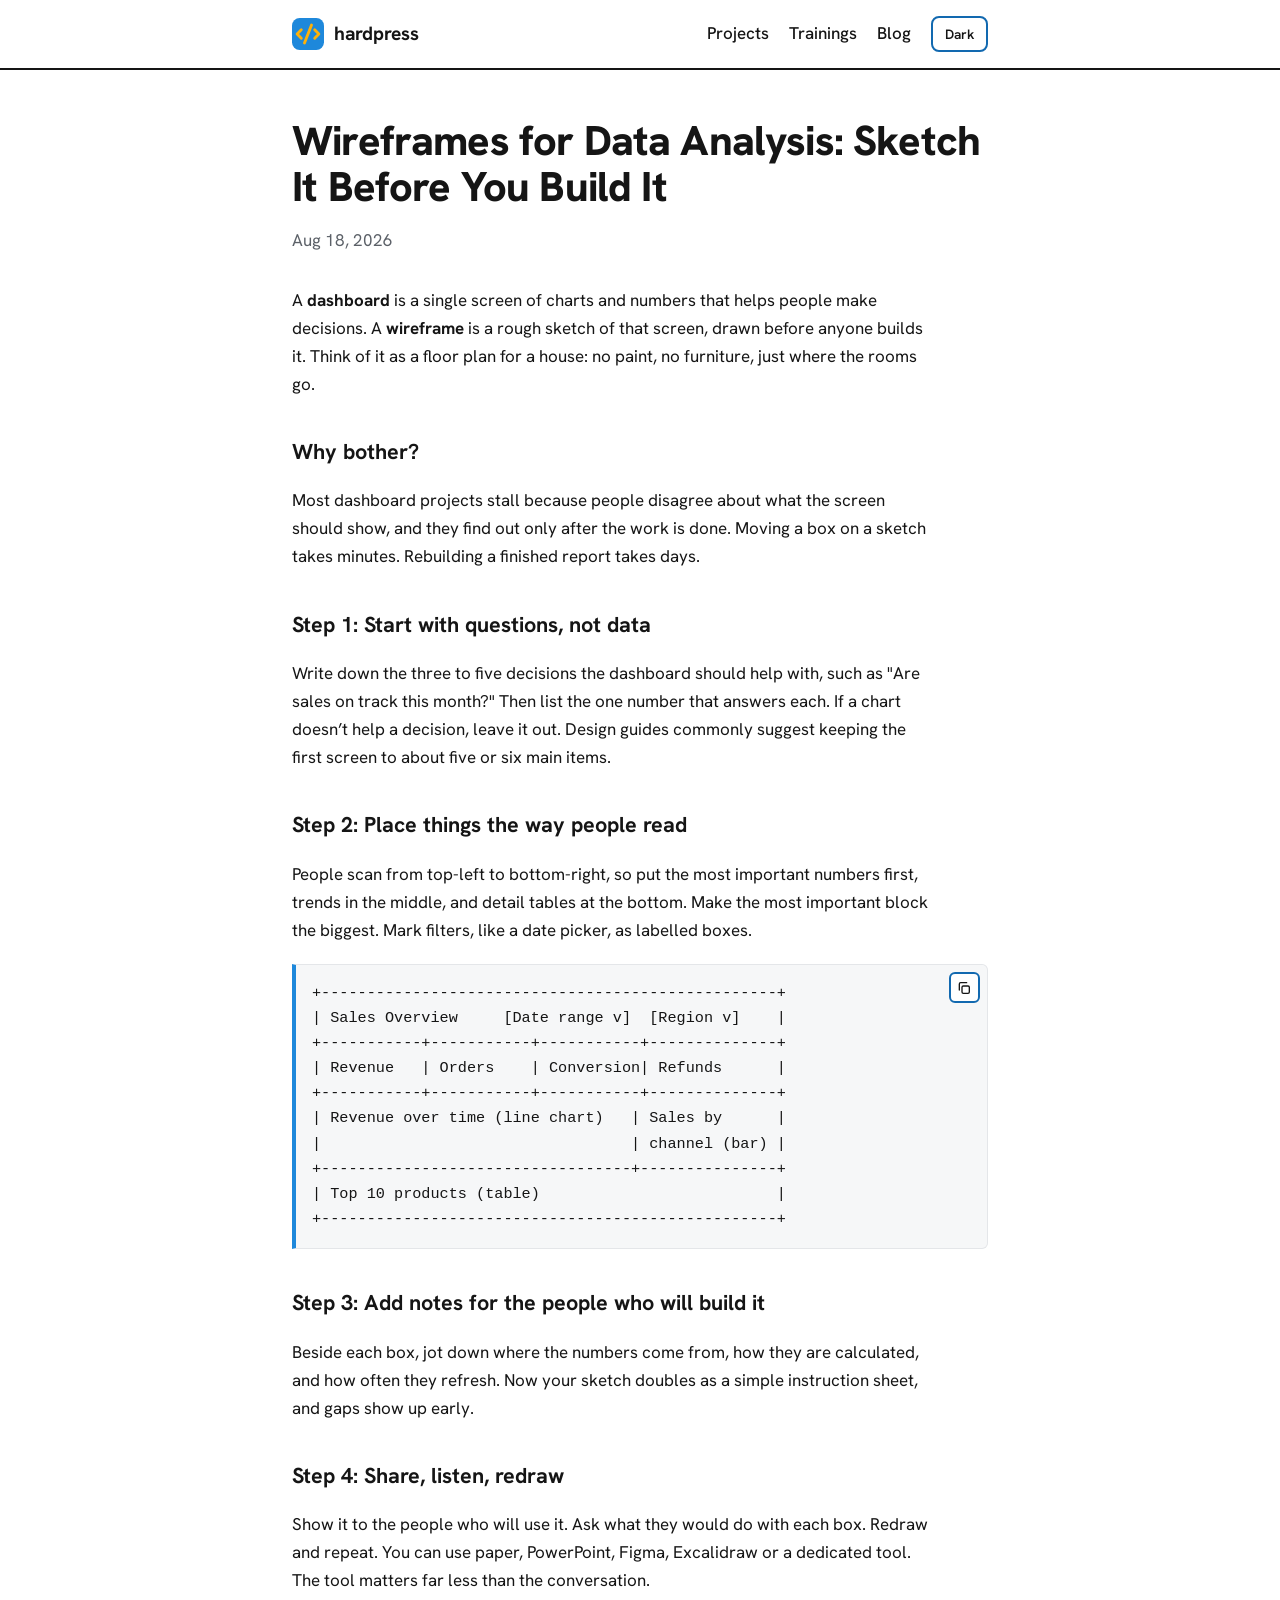
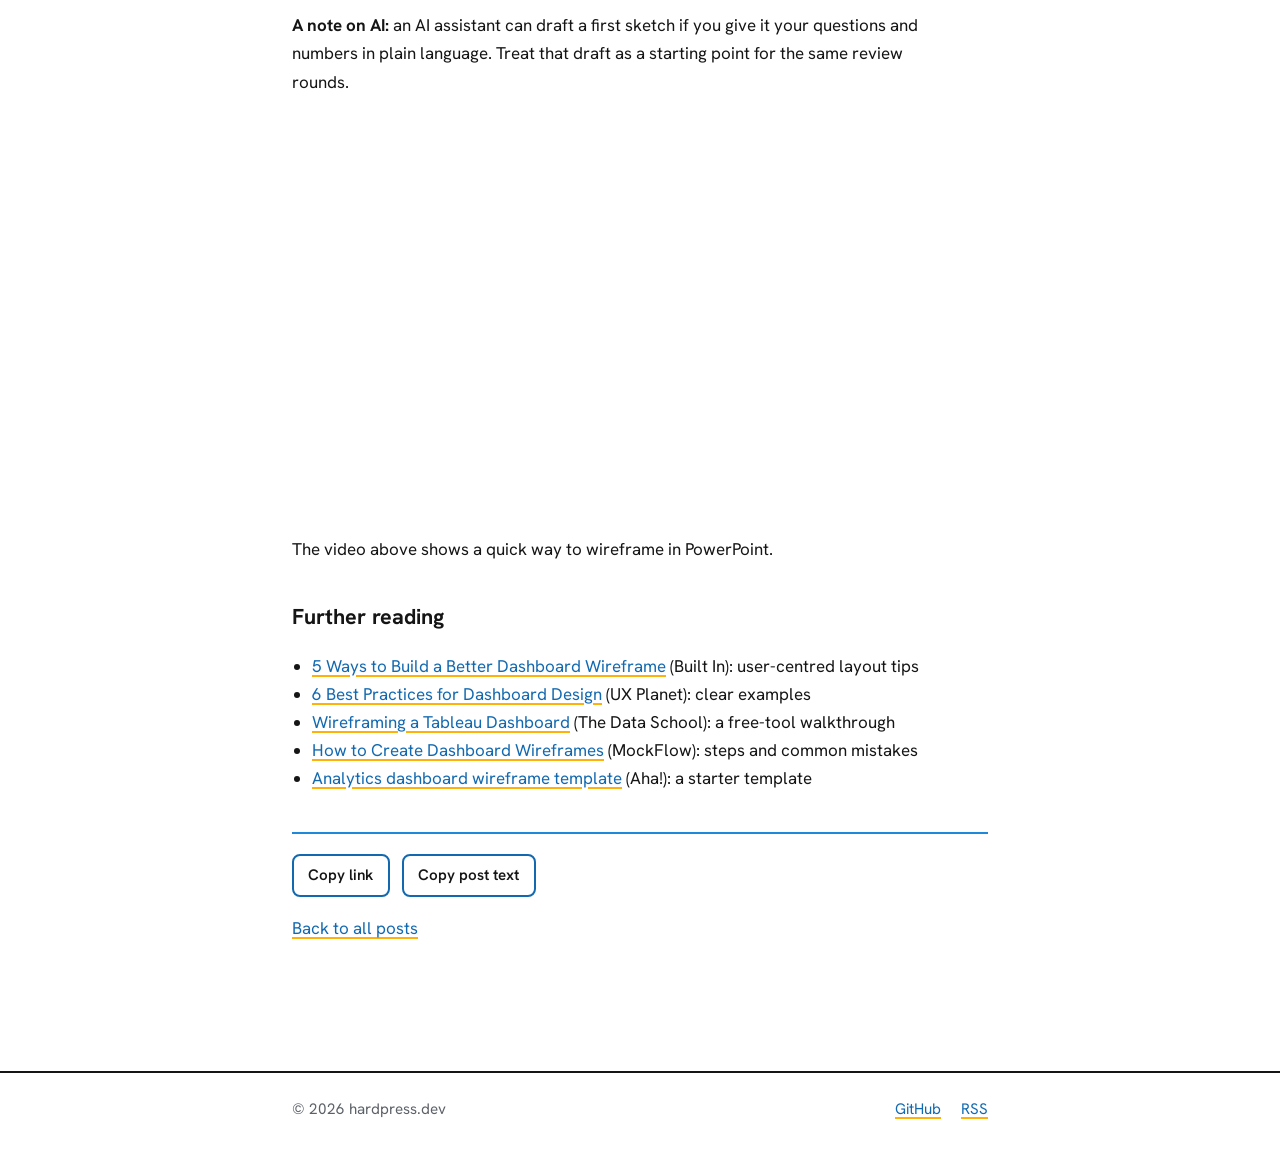
<file: blog/wireframe-development-for-data-analysis.html>
<!doctype html>
<html lang="en"><head>
<meta charset="utf-8">
<meta name="viewport" content="width=device-width,initial-scale=1">
<title>Wireframes for Data Analysis: Sketch It Before You Build It | hardpress.dev</title>
<meta name="description" content="A plain-English guide to wireframing a dashboard: what it is, why it saves time, and how to draw one in an afternoon.">
<link rel="canonical" href="https://hardpress.dev/blog/wireframe-development-for-data-analysis.html">
<meta name="robots" content="index,follow,max-image-preview:large">
<meta name="theme-color" content="#ffffff">

<!-- Icons -->
<link rel="icon" href="/images/favicon.ico" sizes="any">
<link rel="icon" type="image/png" sizes="32x32" href="/images/favicon-32x32.png">
<link rel="icon" type="image/svg+xml" href="/images/favicon.svg">
<link rel="apple-touch-icon" sizes="180x180" href="/images/apple-touch-icon.png">
<link rel="manifest" href="/site.webmanifest">

<!-- Open Graph -->
<meta property="og:type" content="article">
<meta property="article:published_time" content="2026-08-18">
<meta property="article:tag" content="data">
<meta property="article:tag" content="design">
<meta property="og:site_name" content="hardpress.dev">
<meta property="og:locale" content="en_US">
<meta property="og:title" content="Wireframes for Data Analysis: Sketch It Before You Build It | hardpress.dev">
<meta property="og:description" content="A plain-English guide to wireframing a dashboard: what it is, why it saves time, and how to draw one in an afternoon.">
<meta property="og:url" content="https://hardpress.dev/blog/wireframe-development-for-data-analysis.html">
<meta property="og:image" content="https://hardpress.dev/images/og-image.png">
<meta property="og:image:width" content="1200">
<meta property="og:image:height" content="630">
<meta property="og:image:alt" content="hardpress.dev logo with the tagline: Code, trainings, and projects, published in the open.">

<!-- Twitter / X -->
<meta name="twitter:card" content="summary_large_image">
<meta name="twitter:title" content="Wireframes for Data Analysis: Sketch It Before You Build It | hardpress.dev">
<meta name="twitter:description" content="A plain-English guide to wireframing a dashboard: what it is, why it saves time, and how to draw one in an afternoon.">
<meta name="twitter:image" content="https://hardpress.dev/images/og-image.png">
<meta name="twitter:image:alt" content="hardpress.dev logo with the tagline: Code, trainings, and projects, published in the open.">

<!-- Feed + fonts + styles -->
<link rel="alternate" type="application/rss+xml" title="hardpress.dev" href="/feed.xml">
<link rel="preconnect" href="https://fonts.googleapis.com">
<link rel="preconnect" href="https://fonts.gstatic.com" crossorigin>
<link href="https://fonts.googleapis.com/css2?family=Hanken+Grotesk:wght@400;500;600;700;800&display=swap" rel="stylesheet">
<script>try{if(localStorage.getItem('theme')==='dark')document.documentElement.setAttribute('data-theme','dark')}catch(e){}</script>
<link rel="stylesheet" href="/style.css">

<script type="application/ld+json">
{
  "@context": "https://schema.org",
  "@type": "BlogPosting",
  "headline": "Wireframes for Data Analysis: Sketch It Before You Build It",
  "description": "A plain-English guide to wireframing a dashboard: what it is, why it saves time, and how to draw one in an afternoon.",
  "datePublished": "2026-08-18",
  "keywords": "data, design",
  "mainEntityOfPage": "https://hardpress.dev/blog/wireframe-development-for-data-analysis.html",
  "image": "https://hardpress.dev/images/og-image.png",
  "publisher": {
    "@type": "Organization",
    "name": "hardpress.dev",
    "logo": {
      "@type": "ImageObject",
      "url": "https://hardpress.dev/images/icon-512.png"
    }
  }
}
</script>
</head>
<body><header><div class="wrap"><a class="brand" href="/"><svg viewBox="0 0 100 100" aria-hidden="true"><rect width="100" height="100" rx="24" fill="#1e88db"/><g fill="none" stroke="#fdb10a" stroke-width="9" stroke-linecap="round" stroke-linejoin="round"><polyline points="29,37 16,50 29,63"/><line x1="61" y1="22" x2="39" y2="78"/><polyline points="71,37 84,50 71,63"/></g></svg> hardpress</a><nav aria-label="Main"><a href="/#projects">Projects</a><a href="/#trainings">Trainings</a><a href="/#blog">Blog</a><button class="btn btn-sm theme-toggle" type="button">Dark</button></nav></div></header>
<main class="wrap"><article>
<h1>Wireframes for Data Analysis: Sketch It Before You Build It</h1>
<p class="meta">Aug 18, 2026</p>
<p>A <strong>dashboard</strong> is a single screen of charts and numbers that helps people make decisions. A <strong>wireframe</strong> is a rough sketch of that screen, drawn before anyone builds it. Think of it as a floor plan for a house: no paint, no furniture, just where the rooms go.</p>
<h2>Why bother?</h2>
<p>Most dashboard projects stall because people disagree about what the screen should show, and they find out only after the work is done. Moving a box on a sketch takes minutes. Rebuilding a finished report takes days.</p>
<h2>Step 1: Start with questions, not data</h2>
<p>Write down the three to five decisions the dashboard should help with, such as "Are sales on track this month?" Then list the one number that answers each. If a chart doesn’t help a decision, leave it out. Design guides commonly suggest keeping the first screen to about five or six main items.</p>
<h2>Step 2: Place things the way people read</h2>
<p>People scan from top-left to bottom-right, so put the most important numbers first, trends in the middle, and detail tables at the bottom. Make the most important block the biggest. Mark filters, like a date picker, as labelled boxes.</p>
<pre><code>+--------------------------------------------------+
| Sales Overview     [Date range v]  [Region v]    |
+-----------+-----------+-----------+--------------+
| Revenue   | Orders    | Conversion| Refunds      |
+-----------+-----------+-----------+--------------+
| Revenue over time (line chart)   | Sales by      |
|                                  | channel (bar) |
+----------------------------------+---------------+
| Top 10 products (table)                          |
+--------------------------------------------------+</code></pre>
<h2>Step 3: Add notes for the people who will build it</h2>
<p>Beside each box, jot down where the numbers come from, how they are calculated, and how often they refresh. Now your sketch doubles as a simple instruction sheet, and gaps show up early.</p>
<h2>Step 4: Share, listen, redraw</h2>
<p>Show it to the people who will use it. Ask what they would do with each box. Redraw and repeat. You can use paper, PowerPoint, Figma, Excalidraw or a dedicated tool. The tool matters far less than the conversation.</p>
<p><strong>A note on AI:</strong> an AI assistant can draft a first sketch if you give it your questions and numbers in plain language. Treat that draft as a starting point for the same review rounds.</p>
<div class="video"><iframe width="100%" height="100%" src="https://www.youtube-nocookie.com/embed/rRtKF34bdko" title="How To Wireframe A Dashboard In 10 Minutes" loading="lazy" allowfullscreen></iframe></div><p>The video above shows a quick way to wireframe in PowerPoint.</p>
<h2>Further reading</h2>
<ul><li><a href="https://builtin.com/design-ux/build-better-dashboard-wireframe" rel="noopener">5 Ways to Build a Better Dashboard Wireframe</a> (Built In): user-centred layout tips</li><li><a href="https://uxplanet.org/6-best-practices-for-dashboard-design-991a37682447" rel="noopener">6 Best Practices for Dashboard Design</a> (UX Planet): clear examples</li><li><a href="https://www.thedataschool.co.uk/leigh-davis/wireframing-a-tableau-dashboard" rel="noopener">Wireframing a Tableau Dashboard</a> (The Data School): a free-tool walkthrough</li><li><a href="https://mockflow.com/blog/how-to-create-dashboard-wireframes" rel="noopener">How to Create Dashboard Wireframes</a> (MockFlow): steps and common mistakes</li><li><a href="https://www.aha.io/roadmapping/guide/designs/templates/create/analytics-dashboard-wireframe" rel="noopener">Analytics dashboard wireframe template</a> (Aha!): a starter template</li></ul>
<div class="share">
<button class="btn" type="button" data-copy="link">Copy link</button>
<button class="btn" type="button" data-copy="text">Copy post text</button>
<span class="share-status" role="status" aria-live="polite"></span>
</div>
<p class="back"><a href="/#blog">Back to all posts</a></p>
</article></main>
<footer><div class="wrap"><span>© 2026 hardpress.dev</span><span class="foot-links"><a href="https://github.com/hardpress-dev/main" target="_blank" rel="noopener">GitHub</a><a href="/feed.xml">RSS</a></span></div></footer><script src="/site.js" defer></script></body></html>
</file>
<file: style.css>
:root{
  color-scheme:light;
  --bg:#ffffff; --text:#151515; --muted:#5c6168; --line:#e4e6e9; --code-bg:#f6f7f8;
  --blue:#1e88db; --yellow:#fdb10a; --link:#1269b0; --rule:#151515; --ink:#151515;
  --font:"Hanken Grotesk",system-ui,-apple-system,"Segoe UI",Roboto,sans-serif;
}
:root[data-theme="dark"]{
  color-scheme:dark;
  --rule:#ffffff; --bg:#121212; --text:#f2f2f2; --muted:#a3a8ae; --line:#2c2e31; --code-bg:#1e1e1e;
  --blue:#3ca0f0; --yellow:#fdb10a; --link:#62b5f8; --ink:#151515;
}
*{box-sizing:border-box}
html{scroll-behavior:smooth}
body{margin:0;background:var(--bg);color:var(--text);font:1.0625rem/1.65 var(--font);-webkit-font-smoothing:antialiased}
.wrap{max-width:46rem;margin:0 auto;padding:0 1.25rem}
a{color:var(--link);text-decoration:underline;text-decoration-color:var(--yellow);text-decoration-thickness:2px;text-underline-offset:3px;transition:background-color .15s ease,color .15s ease}
a:hover{background:var(--yellow);color:var(--ink);text-decoration-color:transparent}
a:focus-visible,.btn:focus-visible{outline:3px solid var(--text);outline-offset:2px}
header{border-bottom:2px solid var(--rule)}
header .wrap{display:flex;align-items:center;justify-content:space-between;gap:1rem;flex-wrap:wrap;padding-top:1rem;padding-bottom:1rem}
.brand{display:flex;align-items:center;gap:.6rem;font-weight:700;font-size:1.2rem;color:var(--text);text-decoration:none}
.brand:hover{background:none;color:var(--text)}
.brand svg{width:2rem;height:2rem;flex-shrink:0}
nav{display:flex;align-items:center;gap:1.25rem;flex-wrap:wrap}
nav a{color:var(--text);font-weight:500;text-decoration:none;border-bottom:2px solid transparent}
nav a:hover{background:none;color:var(--text);border-bottom-color:var(--yellow)}
nav a[aria-current]{border-bottom-color:var(--yellow)}
.hero{padding:4.5rem 0 3rem}
h1{font-size:clamp(2.1rem,6vw,3.25rem);line-height:1.1;letter-spacing:-.02em;margin:0 0 1rem;font-weight:800}
.lede{font-size:1.25rem;color:var(--muted);max-width:34rem;margin:0}
section{padding:2.25rem 0 1rem}
h2{font-size:1.35rem;margin:0 0 .65rem;display:flex;align-items:baseline;justify-content:space-between;gap:1rem;font-weight:700}
h2 a{font-size:.95rem;font-weight:500}
ul.list{list-style:none;margin:0;padding:0;border-top:2px solid var(--blue)}
.list li{display:grid;grid-template-columns:1fr auto;gap:.15rem 1.5rem;padding:1rem 0;border-bottom:1px solid var(--line)}
.list li:last-child{border-bottom:0}
.list .title{font-weight:600}
.list .desc{grid-column:1;color:var(--muted);margin:0}
.list .meta{grid-column:2;grid-row:1;color:var(--muted);font-size:.95rem;white-space:nowrap}
.tag{background:var(--yellow);color:var(--ink);padding:.05rem .55rem;border-radius:99px;font-size:.85rem;font-weight:600;display:inline-block}
footer{margin-top:4rem;border-top:2px solid var(--rule);padding:1.5rem 0 3rem;color:var(--muted);font-size:.95rem}
footer .wrap{display:flex;justify-content:space-between;align-items:center;gap:1rem;flex-wrap:wrap}
.foot-links{display:flex;align-items:center;gap:1.25rem;flex-wrap:wrap}
/* post pages */
article{padding:3rem 0}
article h1{font-size:clamp(1.9rem,5vw,2.6rem)}
article .meta{color:var(--muted);margin:0 0 2rem}
article p,article li{max-width:40rem}
article pre{background:var(--code-bg);border:1px solid var(--line);border-left:4px solid var(--blue);padding:1rem;overflow-x:auto;font-size:.95rem;border-radius:0 6px 6px 0}
article code{background:var(--code-bg);padding:.1rem .3rem;border-radius:3px}
article pre code{background:none;padding:0}
/* buttons */
.btn{font:inherit;font-weight:600;font-size:.95rem;color:var(--text);background:var(--bg);border:2px solid var(--link);border-radius:8px;padding:.45rem .9rem;cursor:pointer;transition:background-color .15s ease,border-color .15s ease,color .15s ease}
.btn:hover{background:var(--yellow);border-color:var(--yellow);color:var(--ink)}
.btn[data-done]{background:var(--yellow);border-color:var(--yellow);color:var(--ink)}
.btn-sm{font-size:.85rem;padding:.3rem .75rem}
.share{display:flex;align-items:center;gap:.75rem;flex-wrap:wrap;margin-top:2.5rem;padding-top:1.25rem;border-top:2px solid var(--blue)}
.share-status{color:var(--muted);font-size:.95rem}
.code{position:relative;margin:1.25rem 0}
.code pre{margin:0;padding-right:3.5rem}
.copy-code{position:absolute;top:.5rem;right:.5rem;font-size:.8rem;padding:.35rem;line-height:0;border-radius:6px}
.copy-code svg{display:block;width:1rem;height:1rem}
/* additions: tag spacing, post headings/lists, responsive video embeds */
.list .meta .tag{margin-left:.35rem}
article h2{margin:2.25rem 0 .5rem;display:block}
article ul{padding-left:1.25rem}
.video{position:relative;width:100%;aspect-ratio:16/9;margin:1.5rem 0;border-radius:8px;overflow:hidden}
.video iframe{position:absolute;top:0;left:0;width:100%;height:100%;border:0}
@media (max-width:30rem){.list li{grid-template-columns:1fr}.list .meta{grid-column:1;grid-row:auto}}
@media (prefers-reduced-motion:reduce){html{scroll-behavior:auto}a,.btn{transition:none}}
</file>
